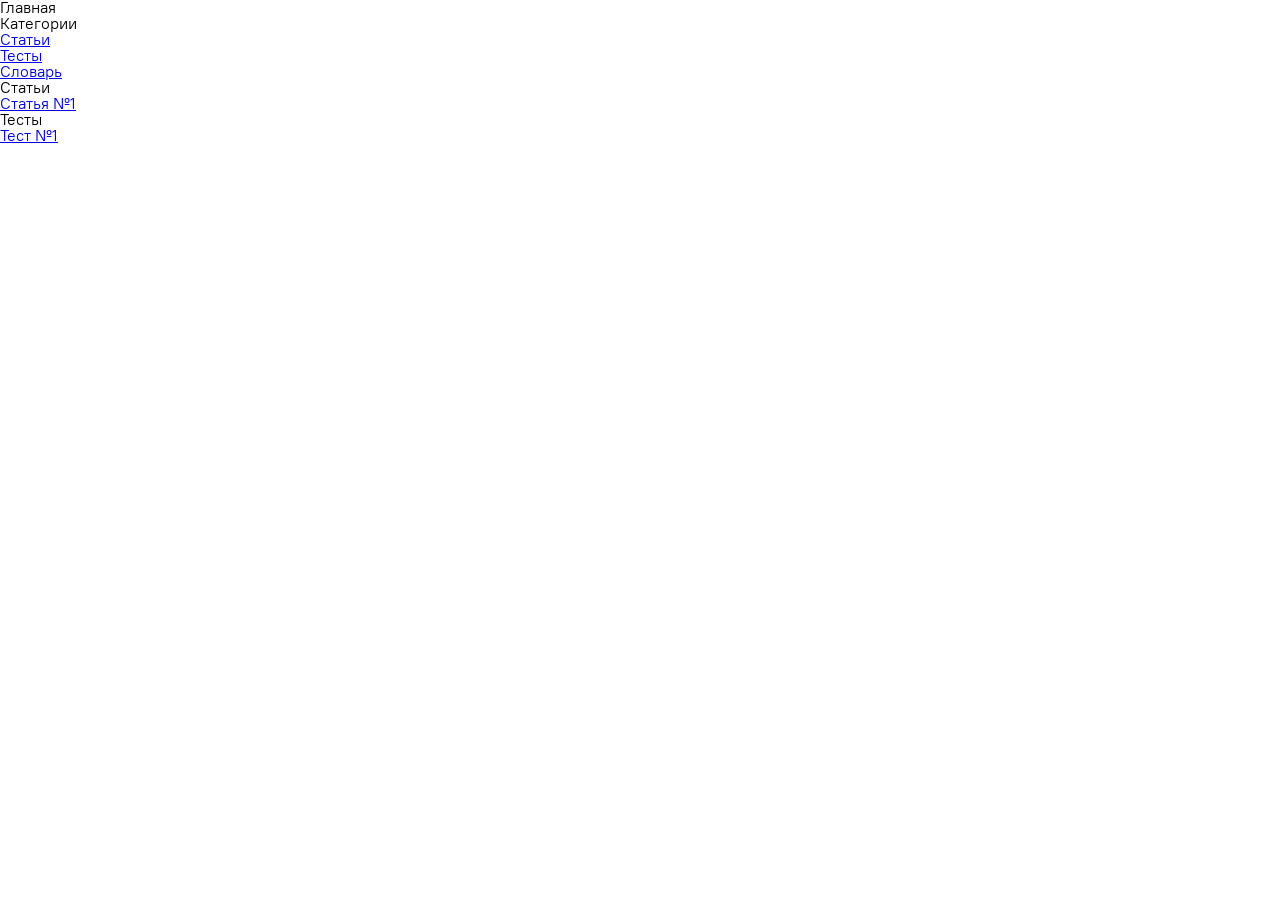
<file: dev_build/index.html>
<!DOCTYPE html>
<html lang="ru">
  <head>
    <meta charset="UTF-8" />
    <meta name="viewport" content="width=device-width, initial-scale=1.0" />
    <title>Мяумяумяу</title>
  <script defer src="index.js"></script><link href="index.css" rel="stylesheet"></head>
  <body>
    <h1>Главная</h1>

    <h2>Категории</h2>
    <ul>
      <li><a href="pages/articles.html">Статьи</a></li>
      <li><a href="pages/tests.html">Тесты</a></li>
      <li><a href="pages/dictionary.html">Словарь</a></li>
    </ul>
    <h3>Статьи</h3>
    <a href="pages/articles/plants.html">Статья №1</a>
    <h3>Тесты</h3>
    <a href="pages/tests/test1.html">Тест №1</a>
  </body>
</html>
</file>
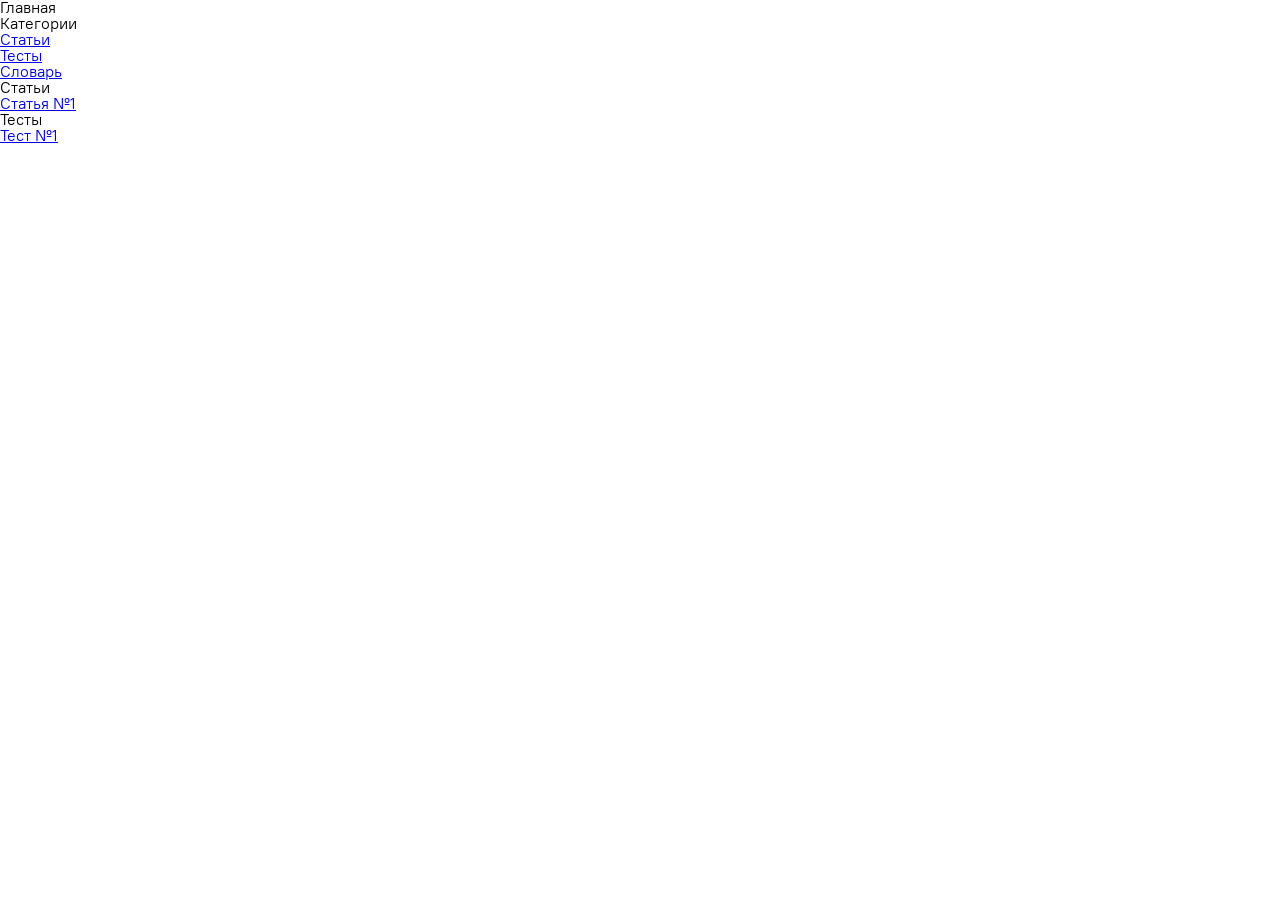
<file: docs/index.html>
<!doctype html><html lang="ru"><head><meta charset="UTF-8"/><meta name="viewport" content="width=device-width,initial-scale=1"/><title>Главная</title><script defer="defer" src="index.fcdda0bf7a4aa802d978.js"></script><link href="index.f7c0de3f39254d28482c.css" rel="stylesheet"></head><body><h1>Главная</h1><h2>Категории</h2><ul><li><a href="pages/articles.html">Статьи</a></li><li><a href="pages/tests.html">Тесты</a></li><li><a href="pages/dictionary.html">Словарь</a></li></ul><h3>Статьи</h3><a href="pages/articles/plants.html">Статья №1</a><h3>Тесты</h3><a href="pages/tests/test1.html">Тест №1</a></body></html>
</file>
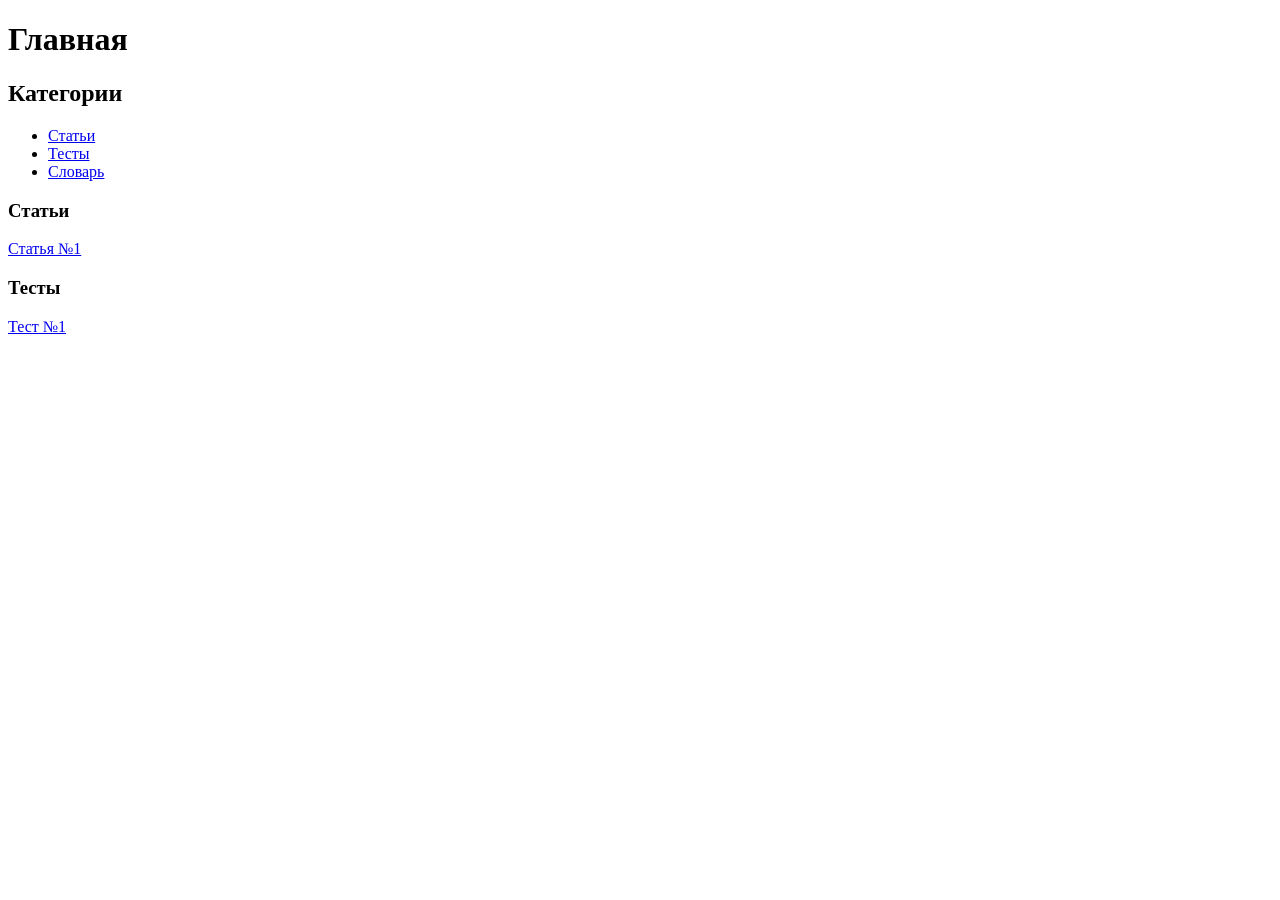
<file: src/index.html>
<!DOCTYPE html>
<html lang="ru">
  <head>
    <meta charset="UTF-8" />
    <meta name="viewport" content="width=device-width, initial-scale=1.0" />
    <title>Главная</title>
  </head>
  <body>
    <h1>Главная</h1>

    <h2>Категории</h2>
    <ul>
      <li><a href="pages/articles.html">Статьи</a></li>
      <li><a href="pages/tests.html">Тесты</a></li>
      <li><a href="pages/dictionary.html">Словарь</a></li>
    </ul>
    <h3>Статьи</h3>
    <a href="pages/articles/plants.html">Статья №1</a>
    <h3>Тесты</h3>
    <a href="pages/tests/test1.html">Тест №1</a>
  </body>
</html>
</file>
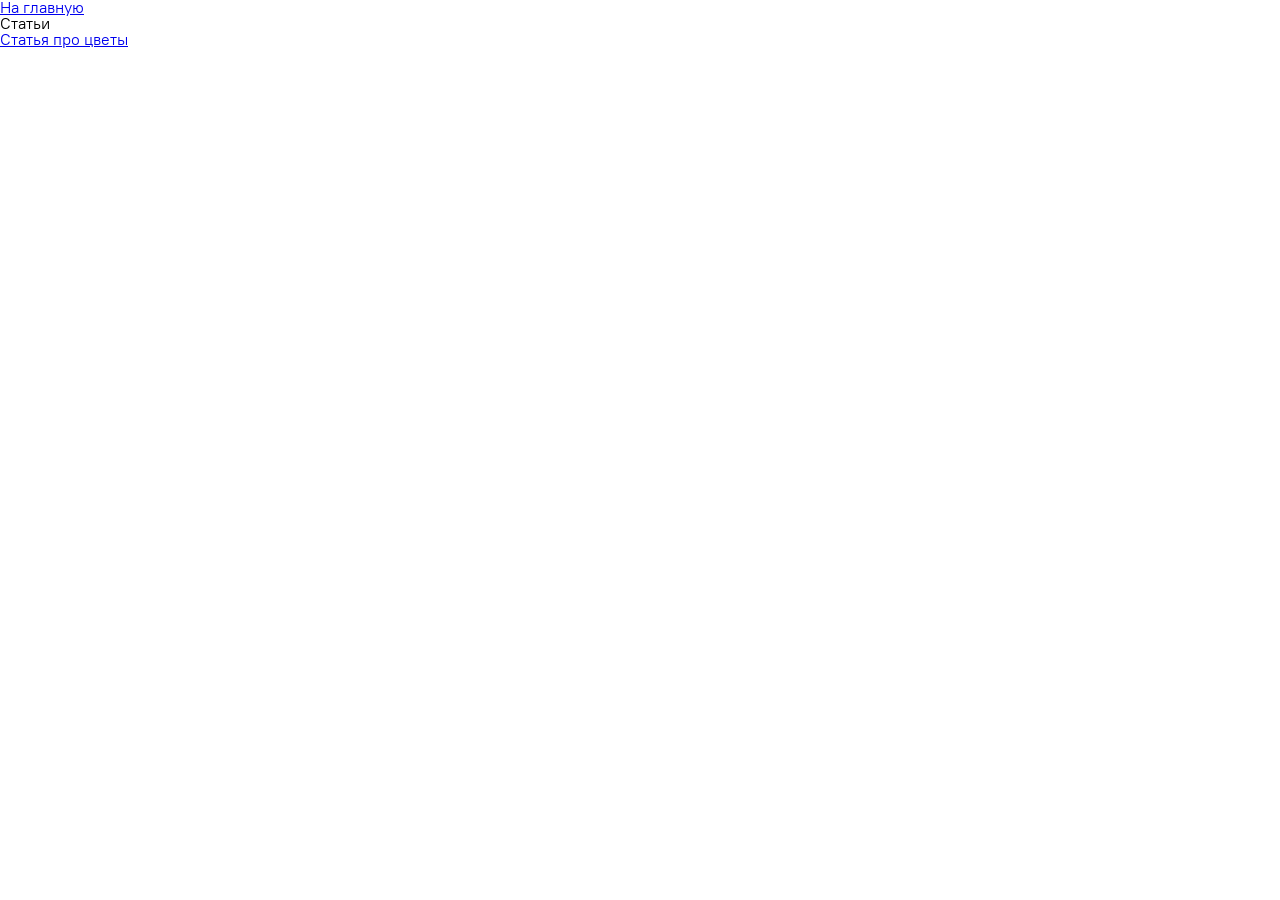
<file: dev_build/pages/articles.html>
<!DOCTYPE html>
<html lang="ru">
  <head>
    <meta charset="UTF-8" />
    <meta name="viewport" content="width=device-width, initial-scale=1.0" />
    <title>Статьи</title>
  <script defer src="../index.js"></script><link href="../index.css" rel="stylesheet"></head>
  <body>
    <a href="../index.html">На главную</a>
    <h1>Статьи</h1>

    <a href="articles/plants.html">Статья про цветы</a>
  </body>
</html>
</file>
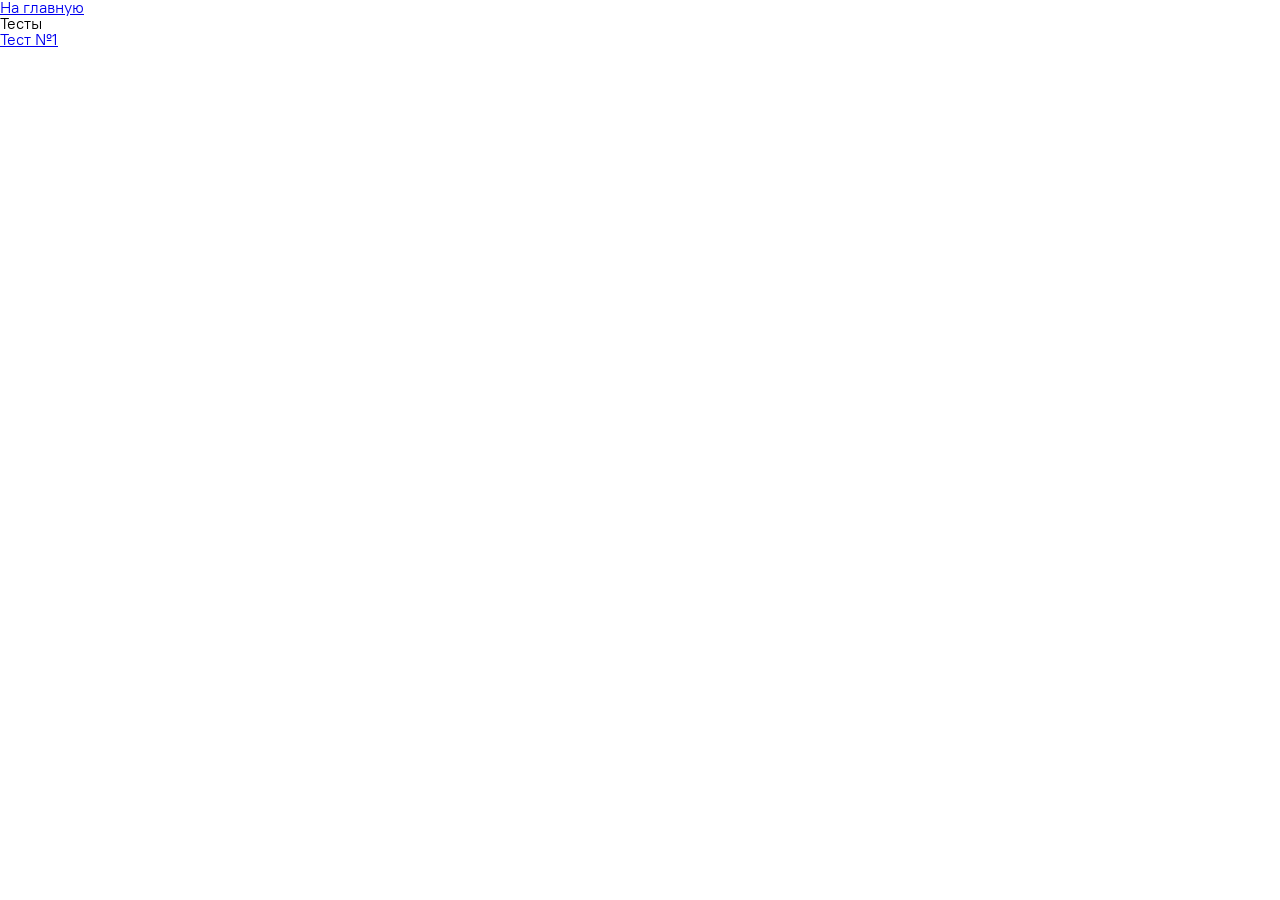
<file: dev_build/pages/tests.html>
<!DOCTYPE html>
<html lang="ru">
  <head>
    <meta charset="UTF-8" />
    <meta name="viewport" content="width=device-width, initial-scale=1.0" />
    <title>Тесты</title>
  <script defer src="../index.js"></script><link href="../index.css" rel="stylesheet"></head>
  <body>
    <a href="../index.html">На главную</a>
    <h1>Тесты</h1>

    <a href="tests/test1.html">Тест №1</a>
  </body>
</html>
</file>
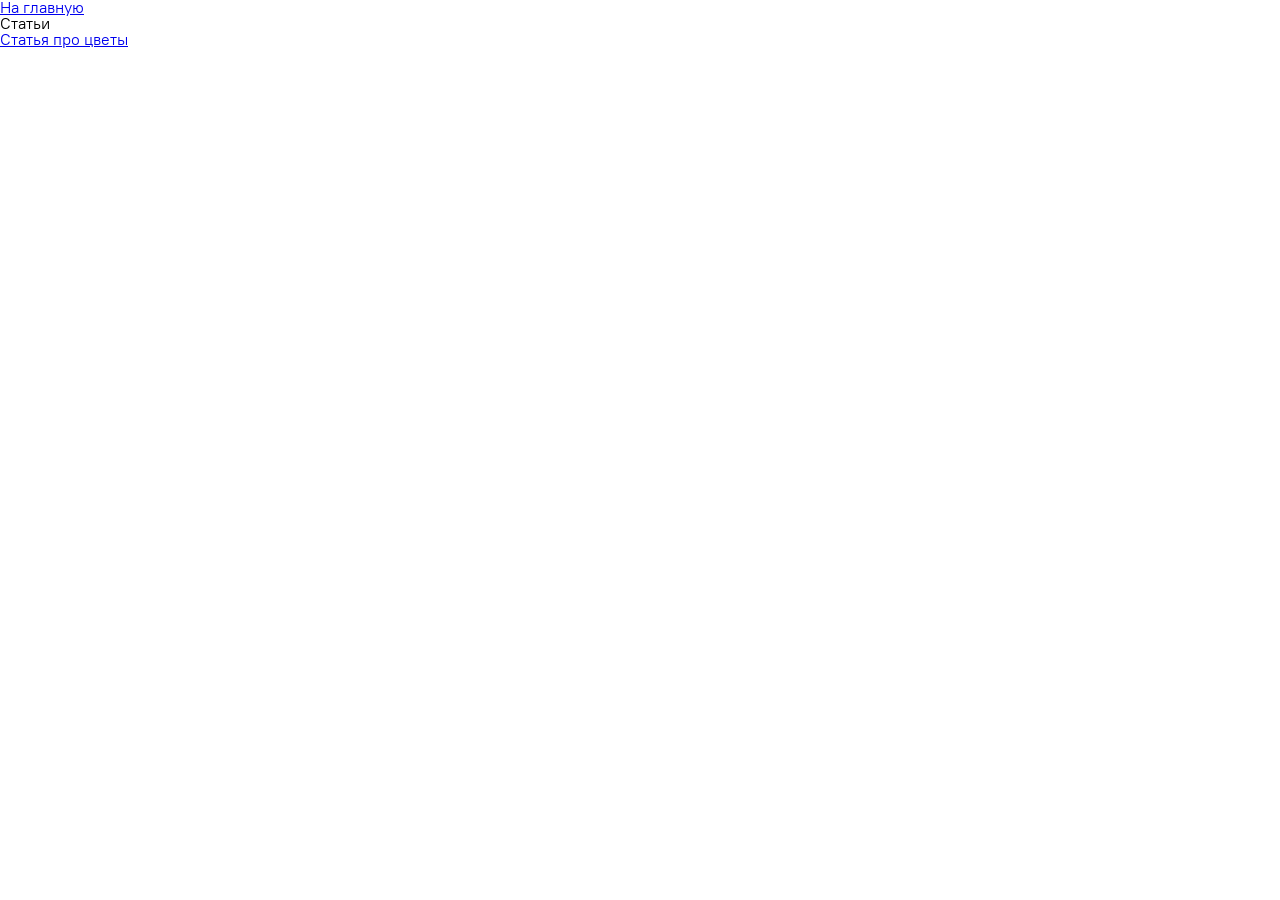
<file: docs/pages/articles.html>
<!doctype html><html lang="ru"><head><meta charset="UTF-8"/><meta name="viewport" content="width=device-width,initial-scale=1"/><title>Статьи</title><script defer="defer" src="../index.fcdda0bf7a4aa802d978.js"></script><link href="../index.f7c0de3f39254d28482c.css" rel="stylesheet"></head><body><a href="../index.html">На главную</a><h1>Статьи</h1><a href="articles/plants.html">Статья про цветы</a></body></html>
</file>
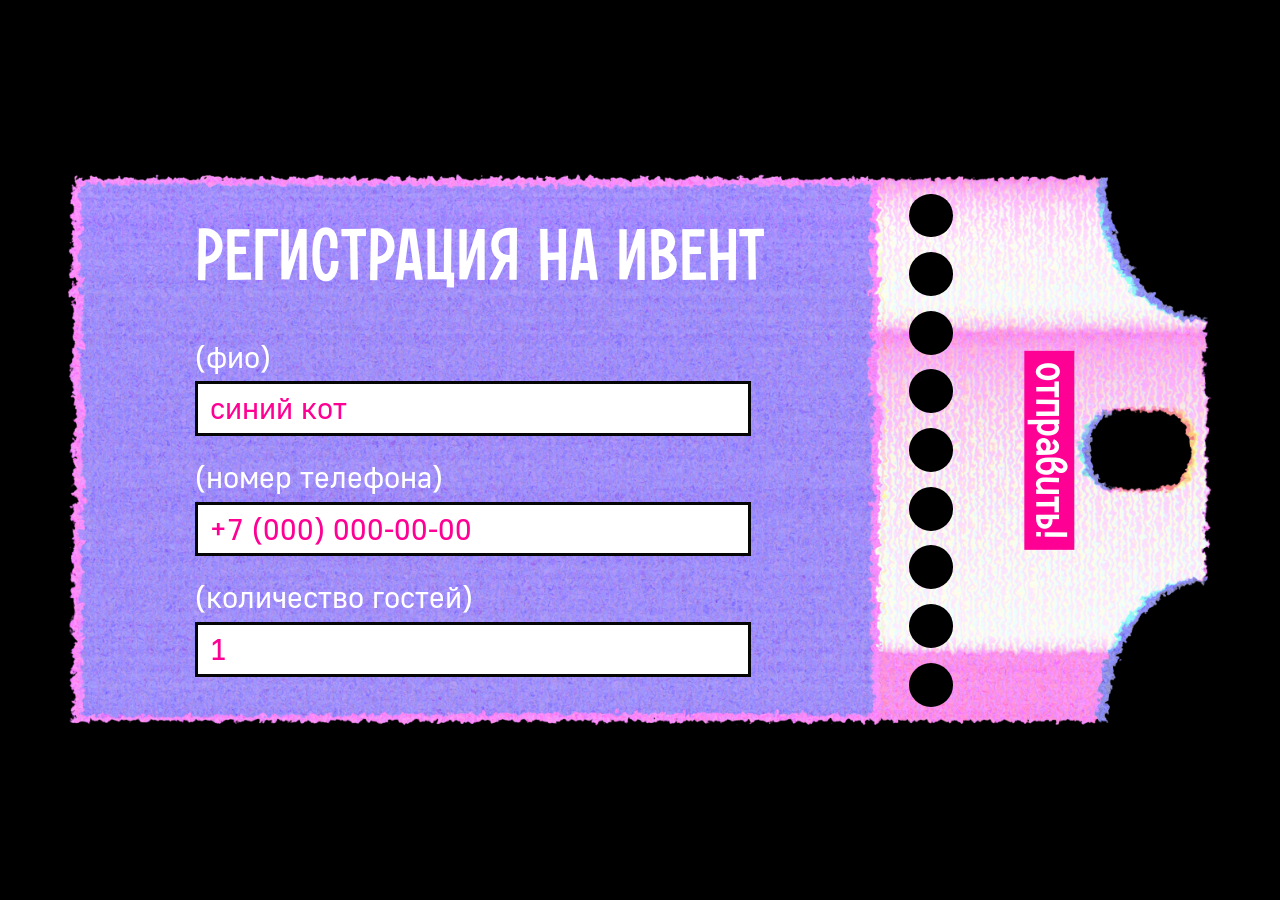
<file: docs/pages/registration.html>
<!doctype html><html lang="ru"><head><meta charset="UTF-8"/><meta name="viewport" content="width=device-width,initial-scale=1"/><meta name="theme-color" content="#1600ff"/><title>Регистрация на ивент</title><script defer="defer" src="../registration.9c4bb56a5a658053186d.js"></script><link href="../registration.1092ae55351dc6473b89.css" rel="stylesheet"></head><body><div id="root"></div></body></html>
</file>
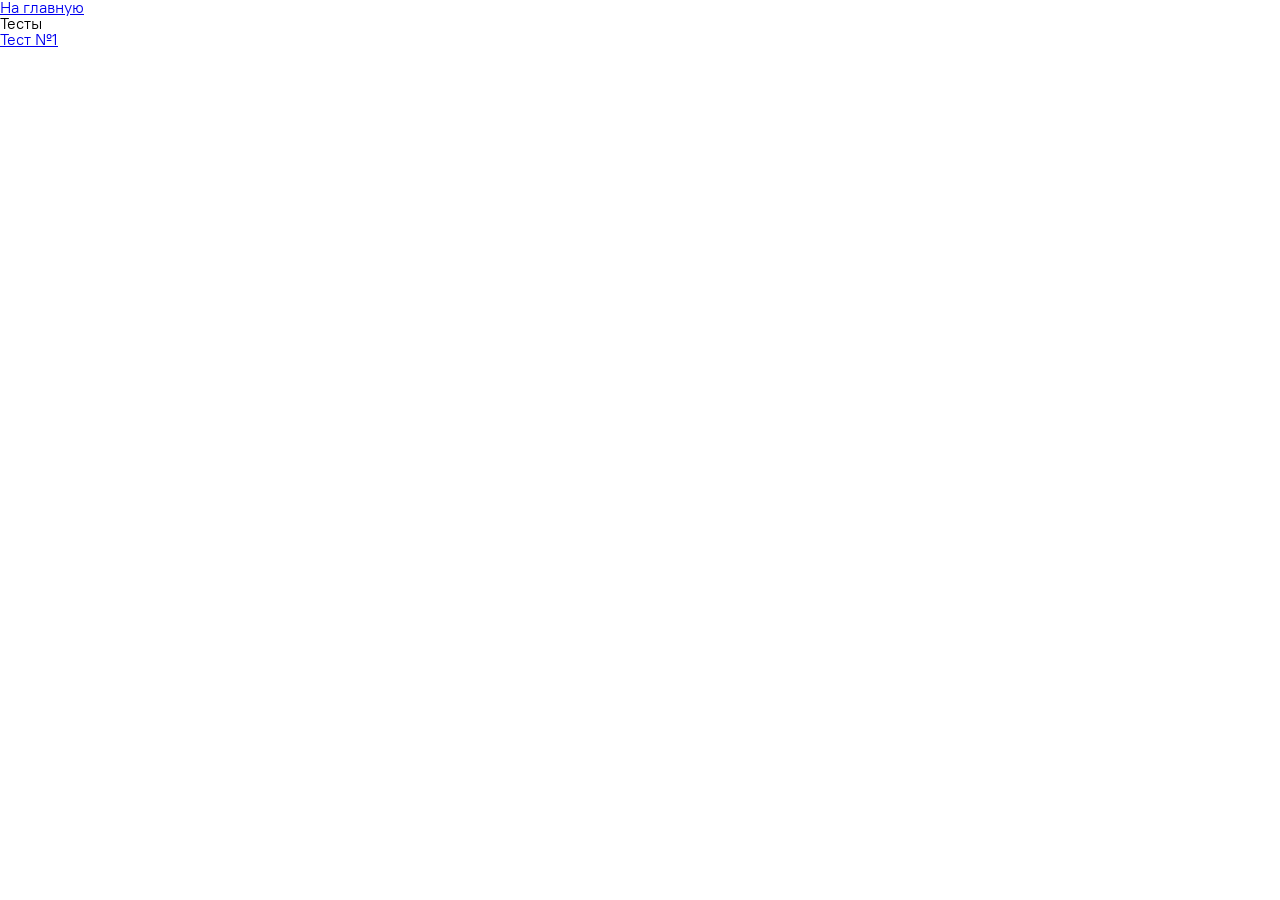
<file: docs/pages/tests.html>
<!doctype html><html lang="ru"><head><meta charset="UTF-8"/><meta name="viewport" content="width=device-width,initial-scale=1"/><title>Тесты</title><script defer="defer" src="../index.fcdda0bf7a4aa802d978.js"></script><link href="../index.f7c0de3f39254d28482c.css" rel="stylesheet"></head><body><a href="../index.html">На главную</a><h1>Тесты</h1><a href="tests/test1.html">Тест №1</a></body></html>
</file>
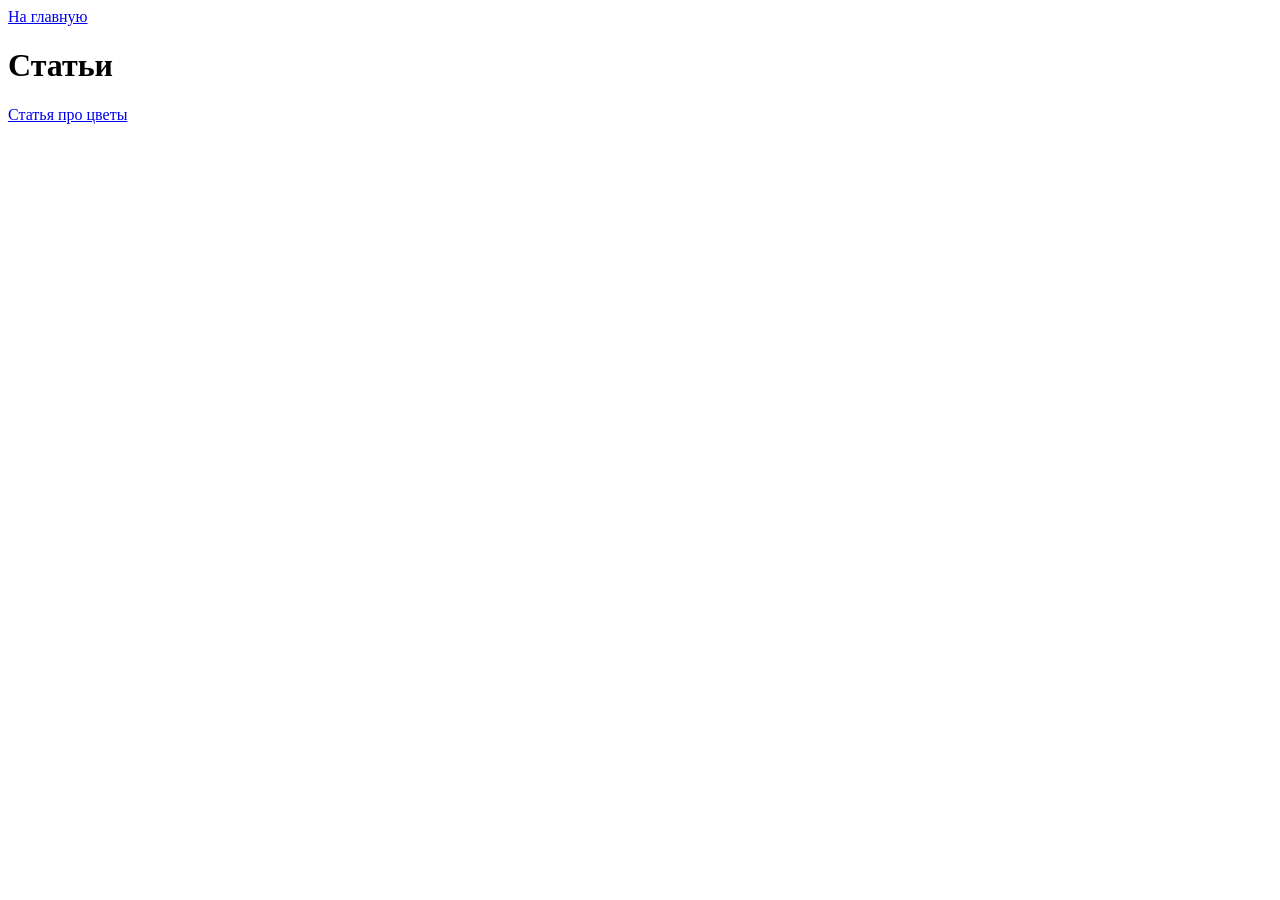
<file: src/pages/articles.html>
<!DOCTYPE html>
<html lang="ru">
  <head>
    <meta charset="UTF-8" />
    <meta name="viewport" content="width=device-width, initial-scale=1.0" />
    <title>Статьи</title>
  </head>
  <body>
    <a href="../index.html">На главную</a>
    <h1>Статьи</h1>

    <a href="articles/plants.html">Статья про цветы</a>
  </body>
</html>
</file>
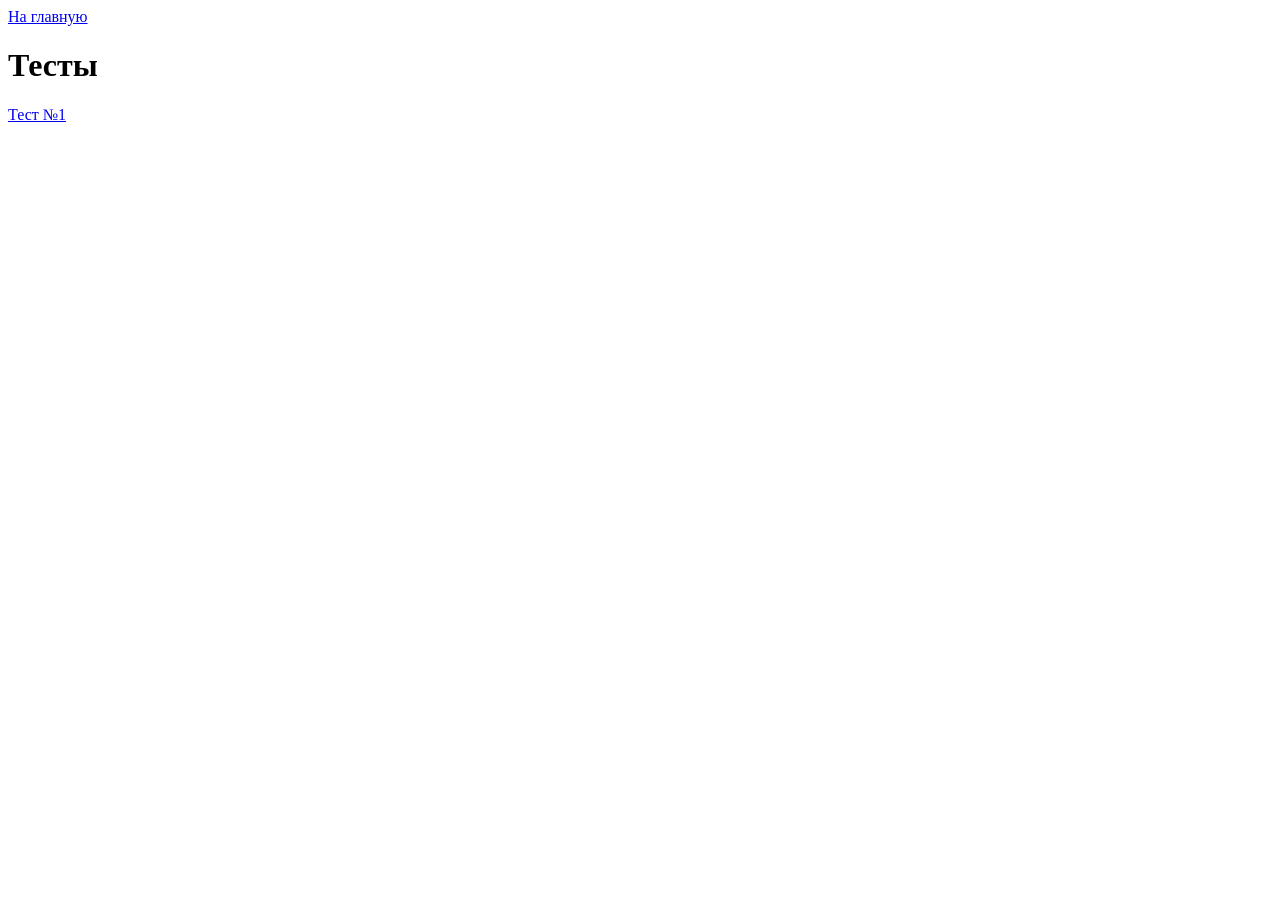
<file: src/pages/tests.html>
<!DOCTYPE html>
<html lang="ru">
  <head>
    <meta charset="UTF-8" />
    <meta name="viewport" content="width=device-width, initial-scale=1.0" />
    <title>Тесты</title>
  </head>
  <body>
    <a href="../index.html">На главную</a>
    <h1>Тесты</h1>

    <a href="tests/test1.html">Тест №1</a>
  </body>
</html>
</file>
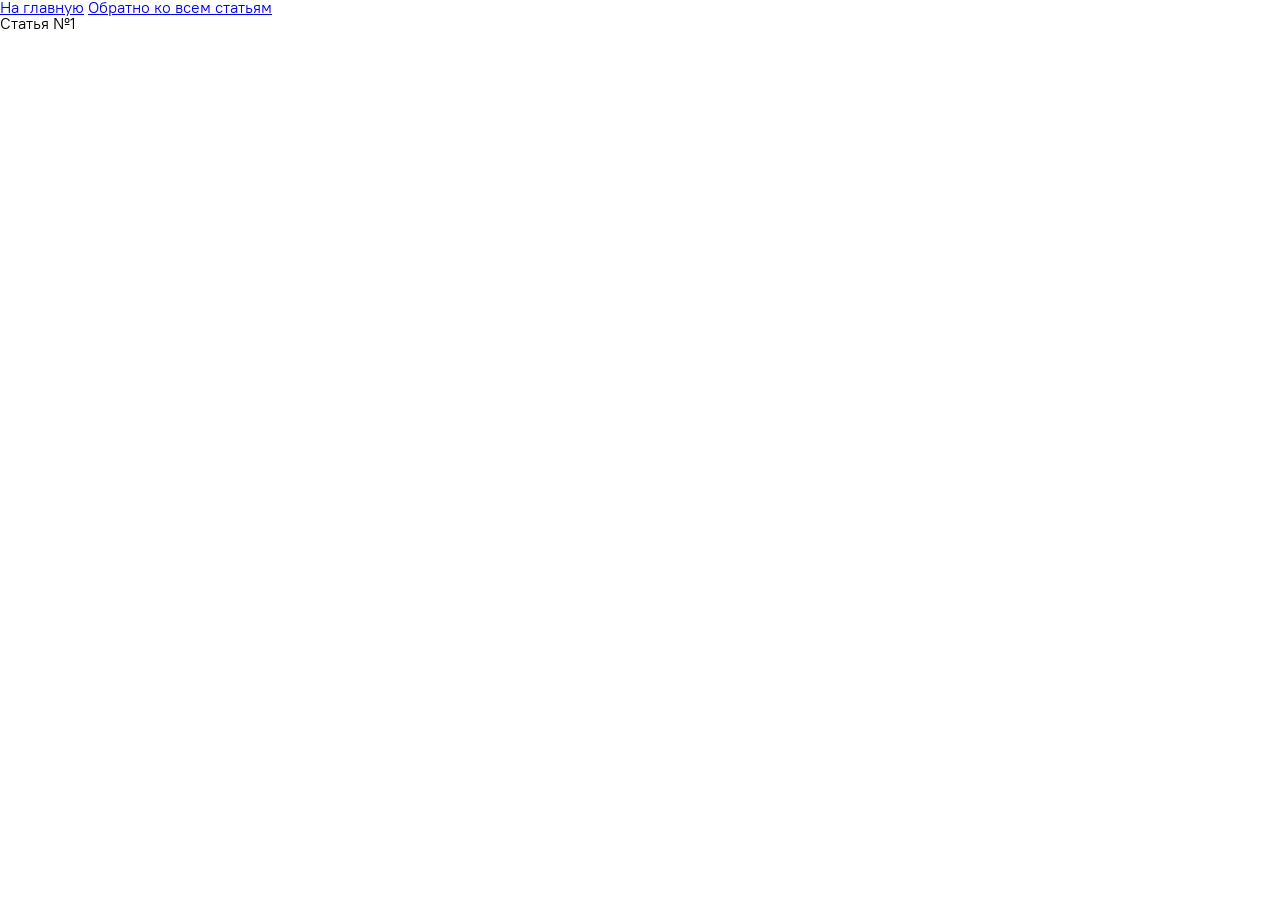
<file: dev_build/pages/articles/plants.html>
<!DOCTYPE html>
<html lang="ru">
  <head>
    <meta charset="UTF-8" />
    <meta name="viewport" content="width=device-width, initial-scale=1.0" />
    <title>Cтатья №1</title>
  <script defer src="../../index.js"></script><link href="../../index.css" rel="stylesheet"></head>
  <body>
    <a href="../../index.html">На главную</a>
    <a href="../articles.html">Обратно ко всем статьям</a>
    <h1>Статья №1</h1>
  </body>
</html>
</file>
<file: dev_build/index.css>
/*!*****************************************************************************!*\
  !*** css ./node_modules/css-loader/dist/cjs.js!./src/stylesheets/reset.css ***!
  \*****************************************************************************/
/* http://meyerweb.com/eric/tools/css/reset/ 
   v2.0 | 20110126
   License: none (public domain)
*/

html,
body,
div,
span,
applet,
object,
iframe,
h1,
h2,
h3,
h4,
h5,
h6,
p,
blockquote,
pre,
a,
abbr,
acronym,
address,
big,
cite,
code,
del,
dfn,
em,
img,
ins,
kbd,
q,
s,
samp,
small,
strike,
strong,
sub,
sup,
tt,
var,
b,
u,
i,
center,
dl,
dt,
dd,
ol,
ul,
li,
fieldset,
form,
label,
legend,
table,
caption,
tbody,
tfoot,
thead,
tr,
th,
td,
article,
aside,
canvas,
details,
embed,
figure,
figcaption,
footer,
header,
hgroup,
menu,
nav,
output,
ruby,
section,
summary,
time,
mark,
audio,
video {
  margin: 0;
  padding: 0;
  border: 0;
  font-size: 100%;
  font: inherit;
  vertical-align: baseline;
}
/* HTML5 display-role reset for older browsers */
article,
aside,
details,
figcaption,
figure,
footer,
header,
hgroup,
menu,
nav,
section {
  display: block;
}
body {
  line-height: 1;
}
ol,
ul {
  list-style: none;
}
blockquote,
q {
  quotes: none;
}
blockquote:before,
blockquote:after,
q:before,
q:after {
  content: '';
  content: none;
}
table {
  border-collapse: collapse;
  border-spacing: 0;
}

/*!*****************************************************************************!*\
  !*** css ./node_modules/css-loader/dist/cjs.js!./src/stylesheets/fonts.css ***!
  \*****************************************************************************/
@font-face {
  font-family: 'PT Root UI';
  src: url(fonts/f82344daaacb5424b169.woff),
    url(fonts/f31c5219b0912845f393.woff2);
  font-weight: 700;
}
@font-face {
  font-family: 'PT Root UI';
  src: url(fonts/e24244df074291681cd3.woff),
    url(fonts/6f2ccf4ac327e1d6507e.woff2);
  font-weight: 500;
}
@font-face {
  font-family: 'PT Root UI';
  src: url(fonts/ea7178e3e5d27a1d3248.woff),
    url(fonts/b43dba986b9cde356afd.woff2);
  font-weight: 400;
}
@font-face {
  font-family: 'PT Root UI';
  src: url(fonts/8bf08d3a5b04f523d0d4.woff),
    url(fonts/f0497492db8214d4938e.woff2);
  font-weight: 300;
}

/*!******************************************************************************!*\
  !*** css ./node_modules/css-loader/dist/cjs.js!./src/stylesheets/layout.css ***!
  \******************************************************************************/
body {
  font-family: 'PT Root UI', Arial, Helvetica, sans-serif;
}

/*!***********************************************************************************************************************!*\
  !*** css ./node_modules/css-loader/dist/cjs.js!./node_modules/postcss-loader/dist/cjs.js!./src/stylesheets/style.css ***!
  \***********************************************************************************************************************/



/*# sourceMappingURL=[data-uri]*/
</file>
<file: docs/index.f7c0de3f39254d28482c.css>
a,abbr,acronym,address,applet,article,aside,audio,b,big,blockquote,body,canvas,caption,center,cite,code,dd,del,details,dfn,div,dl,dt,em,embed,fieldset,figcaption,figure,footer,form,h1,h2,h3,h4,h5,h6,header,hgroup,html,i,iframe,img,ins,kbd,label,legend,li,mark,menu,nav,object,ol,output,p,pre,q,ruby,s,samp,section,small,span,strike,strong,sub,summary,sup,table,tbody,td,tfoot,th,thead,time,tr,tt,u,ul,var,video{border:0;font-size:100%;font:inherit;margin:0;padding:0;vertical-align:baseline}article,aside,details,figcaption,figure,footer,header,hgroup,menu,nav,section{display:block}body{line-height:1}ol,ul{list-style:none}blockquote,q{quotes:none}blockquote:after,blockquote:before,q:after,q:before{content:"";content:none}table{border-collapse:collapse;border-spacing:0}@font-face{font-family:PT Root UI;font-weight:700;src:url(fonts/f82344daaacb5424b169.woff),url(fonts/f31c5219b0912845f393.woff2)}@font-face{font-family:PT Root UI;font-weight:500;src:url(fonts/e24244df074291681cd3.woff),url(fonts/6f2ccf4ac327e1d6507e.woff2)}@font-face{font-family:PT Root UI;font-weight:400;src:url(fonts/ea7178e3e5d27a1d3248.woff),url(fonts/b43dba986b9cde356afd.woff2)}@font-face{font-family:PT Root UI;font-weight:300;src:url(fonts/8bf08d3a5b04f523d0d4.woff),url(fonts/f0497492db8214d4938e.woff2)}body{font-family:PT Root UI,Arial,Helvetica,sans-serif}
</file>
<file: docs/registration.1092ae55351dc6473b89.css>
@font-face{font-display:swap;font-family:My Weekend;src:url(fonts/d4499f1b571afed3ff27.otf) format("opentype")}@font-face{font-display:swap;font-family:Golos;font-style:normal;font-weight:400 900;src:url(fonts/23dceebd79344270ebb9.ttf) format("truetype")}:root{background:#000;color:#fff;font-family:Golos,Arial,sans-serif;font-synthesis:none;text-rendering:optimizeLegibility;-webkit-font-smoothing:antialiased;-moz-osx-font-smoothing:grayscale;font-optical-sizing:auto}*{box-sizing:border-box}body{margin:0;min-height:100vh;min-width:320px}button,input{font:inherit}.page{background:#000;min-height:100vh}.registration{background:#000;display:grid;min-height:100vh;min-height:100svh;overflow:hidden;padding:clamp(24px,5vw,96px);place-items:center;width:100%}.ticket-card{aspect-ratio:1440/662;background:#000;display:grid;grid-template-columns:minmax(0,71%) minmax(0,29%);isolation:isolate;overflow:visible;position:relative;width:min(100%,1440px)}.ticket-card__art{height:100%;inset:0;object-fit:fill;pointer-events:none;position:absolute;width:100%;z-index:0}.ticket-card--torn .ticket-card__art{clip-path:inset(0 29% 0 0)}.form-panel{background:transparent;isolation:isolate;padding:clamp(28px,4vw,64px) clamp(28px,10.2vw,148px);position:relative;z-index:1}.form-panel:before{display:none}.form-panel h1{color:#fff;font-family:My Weekend,sans-serif;font-size:clamp(42px,5.75vw,90px);font-weight:400;line-height:1;margin:0 0 clamp(32px,3.4vw,58px);position:relative;text-transform:uppercase;white-space:nowrap;z-index:1}.form-panel fieldset{border:0;display:grid;gap:clamp(14px,1.9vw,30px);margin:0;max-width:710px;padding:0;position:relative;z-index:1}.field{color:#fff;display:grid;gap:8px;line-height:1.08}.field,.field input{font-size:clamp(18px,2.375vw,38px)}.field input{background:#fff;border:3px solid #050505;border-radius:0;color:#000;line-height:1.15;min-height:clamp(40px,3.35vw,54px);outline:none;padding:7px 12px;width:100%}.field input::placeholder{color:#ff0094;opacity:1}.field input[aria-invalid=true]{border-color:#ff0094;box-shadow:0 0 0 2px #fff}.field input:focus-visible{outline:3px solid #fff;outline-offset:4px}.field input:disabled{opacity:.78}.ticket-slot{background:transparent;min-height:100%;overflow:visible;position:relative;z-index:1}.ticket-slot--torn{background:#000}.ticket{inset:0;isolation:isolate;overflow:hidden;position:absolute;transform-origin:0 50%;z-index:3}.ticket,.ticket--effect{background:transparent}.ticket__glitch-art{height:100%;left:-244.83%;object-fit:fill;pointer-events:none;position:absolute;top:0;width:344.83%;z-index:2}.ticket--effect .ticket__notch{visibility:hidden}.ticket--tearing .ticket__glitch-art{animation:ticket-crt-arrive .9s step-end both}.ticket--tearing:after{animation:ticket-glitch-burst .9s step-end both;background:repeating-linear-gradient(0deg,transparent 0 7px,rgba(0,245,255,.46) 7px 9px),linear-gradient(90deg,transparent 0 18%,rgba(255,0,148,.42) 18% 25%,transparent 25% 62%,rgba(0,245,255,.38) 62% 69%,transparent 69%);content:"";inset:0;mix-blend-mode:screen;pointer-events:none;position:absolute;z-index:2}.ticket__perforation{bottom:4%;display:flex;flex-direction:column;justify-content:space-between;left:8.5%;pointer-events:none;position:absolute;top:4%;width:12.5%;z-index:4}.ticket__hole{background:#000;box-shadow:0 0 0 1px #000;flex:0 0 auto;width:100%}.ticket__hole,.ticket__notch{aspect-ratio:1;border-radius:50%}.ticket__notch{background:#050505;display:none;pointer-events:none;position:absolute;right:-42px;width:clamp(100px,12vw,174px);z-index:1}.ticket__notch--top{right:0;top:0;transform:translate(50%,-50%)}.ticket__notch--middle{aspect-ratio:auto;border-radius:40px;height:clamp(54px,6vw,96px);right:2%;top:50%;transform:translateY(-50%);width:clamp(72px,8.375vw,134px)}.ticket__notch--bottom{bottom:0;right:0;transform:translate(50%,50%);width:clamp(104px,13.5vw,216px)}.ticket__send{background:transparent;border:0;color:#fff;cursor:pointer;display:grid;font-family:My Weekend,sans-serif;font-size:clamp(28px,3.5vw,50px);font-weight:400;inset:0;padding:0;place-items:center;position:absolute;text-transform:lowercase;transition:background-color .18s ease,opacity .18s ease;width:100%;z-index:5}.ticket__send span{background:#ff0094;padding:.08em .24em;transform:rotate(90deg);white-space:nowrap}.ticket__send:hover:not(:disabled){background:rgb(0 0 0/5%)}.ticket__send:focus-visible{outline:3px dashed #fff;outline-offset:-10px}.ticket__send:disabled{cursor:wait;opacity:.62}.ticket__send:disabled:hover{background:transparent}.ticket--tearing{animation:ticket-tear .9s cubic-bezier(.45,0,.8,.25) forwards;pointer-events:none}.ticket--torn{height:100%;inset:0;pointer-events:none;transform:translateX(12%);width:100%}@keyframes ticket-tear{0%{transform:translateX(0)}45%{transform:translateX(18%)}72%{transform:translateX(10%)}to{transform:translateX(12%)}}@keyframes ticket-crt-arrive{0%,14%{opacity:0}18%{opacity:.72}21%{opacity:.12}24%,31%{opacity:1}34%{opacity:.38}38%,to{opacity:1}}@keyframes ticket-glitch-burst{0%,21%,35%,8%,to{clip-path:inset(0 0 0 0);opacity:0;transform:translateX(0)}9%{clip-path:inset(10% 0 79% 0);opacity:.9;transform:translateX(-2%)}12%{clip-path:inset(10% 0 79% 0);opacity:0;transform:translateX(1%)}22%{clip-path:inset(38% 0 48% 0);opacity:.8;transform:translateX(2%)}25%{clip-path:inset(38% 0 48% 0);opacity:.1;transform:translateX(-1%)}36%{clip-path:inset(68% 0 20% 0);opacity:.75;transform:translateX(-1.5%)}40%{clip-path:inset(68% 0 20% 0);opacity:0;transform:translateX(0)}52%{clip-path:inset(21% 0 70% 0);opacity:.55;transform:translateX(1%)}56%{clip-path:inset(21% 0 70% 0);opacity:0;transform:translateX(0)}}@media (max-width:760px){.registration{min-height:100svh;padding:clamp(12px,4vw,24px)}.ticket-card{aspect-ratio:1440/662;grid-template-columns:minmax(0,71%) minmax(0,29%);min-height:0;width:100%}.form-panel{padding:clamp(10px,3.5vw,22px) clamp(14px,7vw,42px)}.form-panel h1{font-size:clamp(20px,5.8vw,40px);margin-bottom:clamp(10px,2vw,16px);white-space:nowrap}.form-panel fieldset{gap:clamp(6px,1.2vw,12px)}.field{font-size:clamp(11px,2.3vw,16px);gap:4px}.field input{border-width:2px;font-size:clamp(12px,2.5vw,17px);min-height:clamp(28px,5.5vw,38px);padding:3px 8px}.ticket-slot{min-height:0}.ticket__send{font-size:clamp(14px,3.8vw,24px);padding:0}.ticket__send span{transform:rotate(90deg)}}@media (prefers-reduced-motion:reduce){*,:after,:before{animation-duration:1ms!important;animation-iteration-count:1!important;scroll-behavior:auto!important;transition-duration:1ms!important}}
</file>
